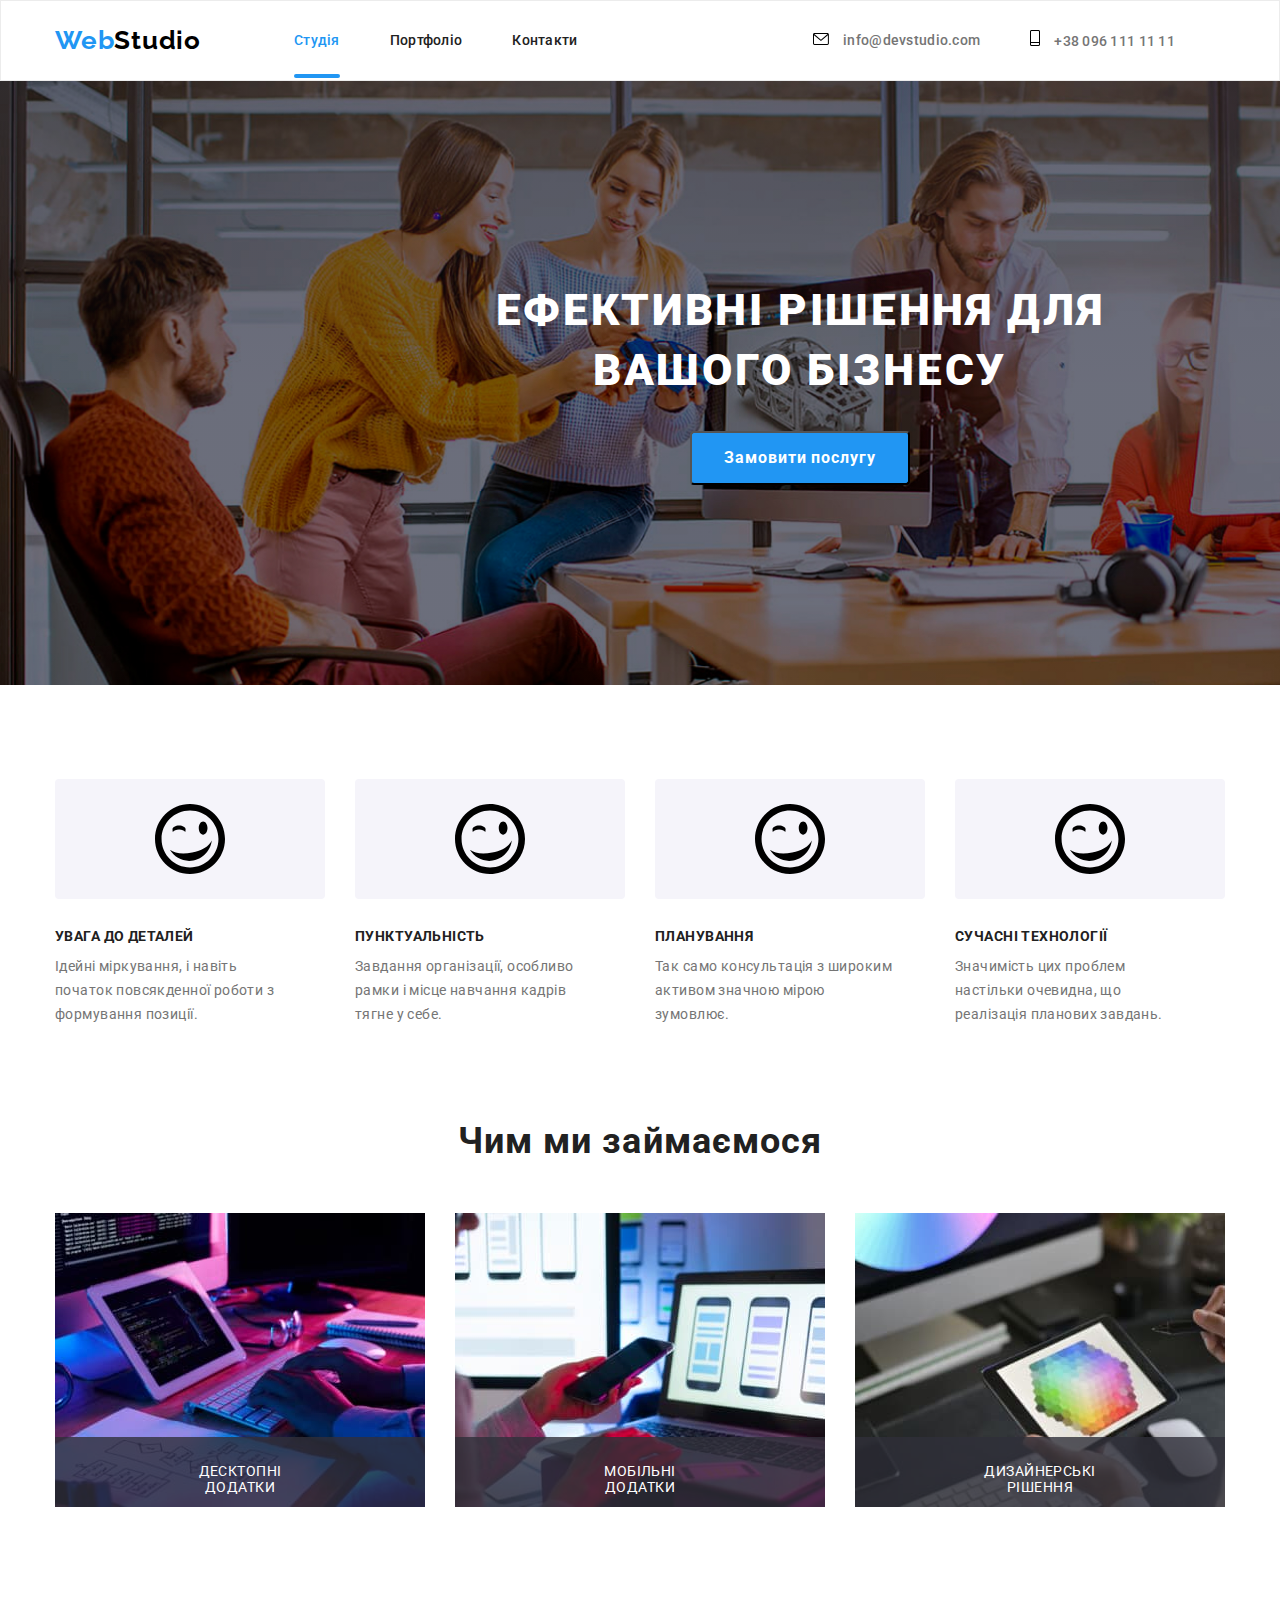
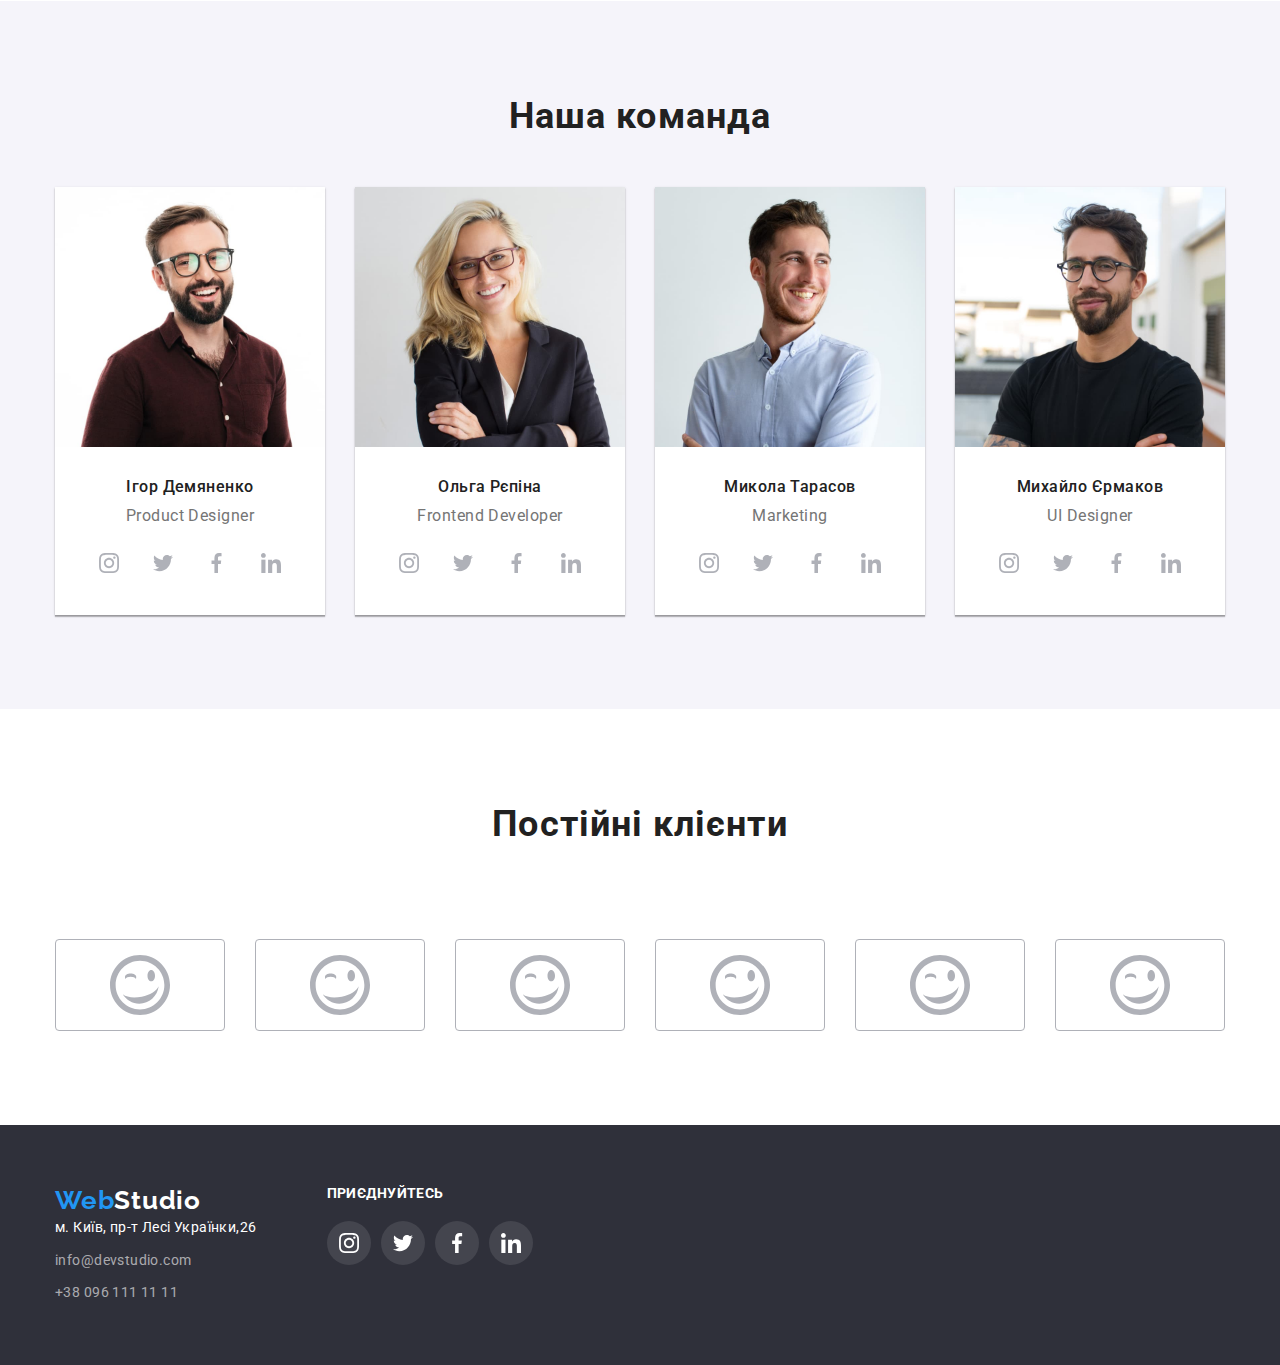
<file: index.html>
<!DOCTYPE html>
<html lang="uk">
<head>
    <meta charset="UTF-8">
    <meta http-equiv="X-UA-Compatible" content="IE=edge">
    <meta name="viewport" content="width=device-width, initial-scale=1.0">
    <title>WebStudio</title>
    <link rel="preconnect" href="https://fonts.googleapis.com">
    <link rel="preconnect" href="https://fonts.gstatic.com" crossorigin>
    <link 
    href="https://fonts.googleapis.com/css2?family=Raleway:wght@700&family=Roboto:wght@400;500;700;900&display=swap"
    rel="stylesheet"/>
   
   <link rel="stylesheet" href="https://cdn.jsdelivr.net/npm/modern-normalize@1.1.0/modern-normalize.min.css"/>
    <link rel="stylesheet" href="./css/styles.css"/>
</head>
<body>
 
    <!-------- HEADER --------->
   <header class="header">
    <div class="container page-header-container">
        <nav class="navigation page-nav">
            <a class="logo link" href="">Web<span class="logo-studio">Studio</span></a>
            <ul class="menu list">
                <li class="menu-item">
                    <a class="menu-link link current" href="./index.html">Студія</a>
                </li>
                <li class="menu-item">
                    <a class="menu-link link" href="./portfolio.html">Портфоліо</a>
                </li>
                <li class="menu-item">
                    <a class="menu-link link" href="">Контакти</a>
                </li>
            </ul>
        </nav>
        <ul class="list contact-page">
            <li class="menu-item">
                <svg class="contact-mail-icon" width="16" height="12">
                    <use href="./images/sprite.svg.svg#icon-mailsvg"></use>
                </svg>
                <a class="contact-mail link" href="mailto:info@devstudio.com">info@devstudio.com</a>
            </li>
            <li class="menu-item">
                <svg class="contact-phone-number-icon" width="10" height="16">
                    <use href="./images/sprite.svg.svg#icon-telsvg"></use>
                </svg>
                <a class="contact-phone-number link" href="tel:+380961111111">+38 096 111 11 11</a>
            </li>
        </ul>
    </div>
   </header> 
   <!------------ /HEADER-------->
   
   <!-------------HERO---------->
   <main>
    <section class="hero">
        <div class="container hero-section">
            <h1 class="effective-solutions">Ефективні рішення для вашого бізнесу</h1>
            <button class="modal-button" type="button" data-modal-open>Замовити послугу</button>
        </div>
    </section>
<!-------------/HERO-------------->

<!----------OUR ADVANTAGES--------->
        
    <section class="about-us-title">
        <div class="container">
            <h2 hidden>Наші переваги</h2>
            <ul class="our-advantages-block list">
                <li class="servises-title">
                    <div class="advantages-card">
                        <svg class="advantages-icon" width="70" height="70">
                            <use href="./images/sprite.svg.svg#icon-wink"></use>
                       </svg>    
                    </div>
                    <h3 class="our-advantages">УВАГА ДО ДЕТАЛЕЙ</h3>
                    <p class="advantages-text">Ідейні міркування, і навіть початок повсякденної роботи з формування позиції.
                    </p>
                </li>
                <li class="servises-title">
                    <div class="advantages-card">
                        <svg class="advantages-icon" width="70" height="70">
                            <use href="./images/sprite.svg.svg#icon-wink"></use>
                        </svg>
                    </div>       
                    <h3 class="our-advantages">ПУНКТУАЛЬНІСТЬ</h3>
                    <p class="advantages-text">Завдання організації, особливо рамки і місце навчання кадрів тягне у себе.</p>
                </li>
                <li class="servises-title">
                    <div class="advantages-card">
                        <svg class="advantages-icon" width="70" height="70">
                            <use href="./images/sprite.svg.svg#icon-wink"></use>
                        </svg>
                    </div>         
                    <h3 class="our-advantages">ПЛАНУВАННЯ</h3>
                    <p class="advantages-text">Так само консультація з широким активом значною мірою зумовлює.</p>
                </li>
                <li class="servises-title">
                    <div class="advantages-card">
                        <svg class="advantages-icon" width="70" height="70">
                            <use href="./images/sprite.svg.svg#icon-wink"></use>
                        </svg>
                    </div>               
                    <h3 class="our-advantages">СУЧАСНІ ТЕХНОЛОГІЇ</h3>
                    <p class="advantages-text">Значимість цих проблем настільки очевидна, що реалізація планових завдань.</p>
                </li>
            </ul>
        </div>
        </section>

<!--------/OUR ADVANTAGES--------->  
    


     <!---ЧЕМ МЫ ЗАНИМАЕМСЯ-------->

    <section class="section-card">
        <div class="container">
        <h2 class="about-us">Чим ми займаємося</h2>
        <ul class="we-doing list">
            <li class="overlay-doing">
                <img src="./images/img.jpg" alt="работа за компьютером" width="370">
                <p class="we-doing-overlay">Десктопні додатки</p>
            </li>
            <li class="overlay-doing">
                <img src="./images/img-2.jpg" alt="работа за компьютером" width="370">
                <p class="we-doing-overlay-mob">Мобільні додатки</p>
            </li>
            <li class="overlay-doing">
                <img src="./images/img-3.jpg" alt="работа за компьютером" width="370">
                <p class="we-doing-overlay-diz">Дизайнерські рішення</p>
            </li>
        </ul>
        </div>
    </section>
    
    
    <!---/ЧЕМ МЫ ЗАНИМАЕМСЯ-->

    <!-----OUR TEAM------>
    <section class="our-team">
        <div class="container">
          <h2 class="about-us">Наша команда</h2>
          <ul class="our-team-card list">
            <li class="our-team-titles">
                <img src="./images/img-4.jpg" alt="Игорь Демьяненко" width="270" height="260">
                <div>
                <h3 class="name-our-team">Ігор Демяненко</h3>
                <p class="jobtitle-our-team" lang="en">Product Designer</p>
                <ul class="social-list">
                    <li class="social-list-item list">
                        <a href="" class="social-list-link">
                            <svg class="social-list-icon" width="20" height="20">
                                <use href="./images/sprite.svg.svg#icon-instagramsvg"></use>
                            </svg>
                        </a>
                    </li>
                    <li class="social-list-item list">
                        <a href="" class="social-list-link">
                            <svg class="social-list-icon" width="20" height="20">
                                <use href="./images/sprite.svg.svg#icon-twittersvg"></use>
                            </svg>
                        </a>
                    </li>
                    <li class="social-list-item list">
                        <a href="" class="social-list-link">
                            <svg class="social-list-icon" width="20" height="20">
                                <use href="./images/sprite.svg.svg#icon-facebooksvg"></use>
                            </svg>
                        </a>
                    </li>
                    <li class="social-list-item list">
                        <a href="" class="social-list-link">
                            <svg class="social-list-icon" width="20" height="20">
                                <use href="./images/sprite.svg.svg#icon-linkedinsvg"></use>
                            </svg>
                        </a>
                    </li>
                </ul>
                </div>
        
            </li>
            <li class="our-team-titles">
                <img src="./images/img-5.jpg" alt="Ольга Репина" width="270" height="260">
                <div>
                    <h3 class="name-our-team">Ольга Рєпіна</h3>
                    <p class="jobtitle-our-team" lang="en">Frontend Developer</p>
                    <ul class="social-list">
                        <li class="social-list-item list">
                            <a href="" class="social-list-link">
                                <svg class="social-list-icon" width="20" height="20">
                                    <use href="./images/sprite.svg.svg#icon-instagramsvg"></use>
                                </svg>
                            </a>
                        </li>
                        <li class="social-list-item list">
                            <a href="" class="social-list-link">
                                <svg class="social-list-icon" width="20" height="20">
                                    <use href="./images/sprite.svg.svg#icon-twittersvg"></use>
                                </svg>
                            </a>
                        </li>
                        <li class="social-list-item list">
                            <a href="" class="social-list-link">
                                <svg class="social-list-icon" width="20" height="20">
                                    <use href="./images/sprite.svg.svg#icon-facebooksvg"></use>
                                </svg>
                            </a>
                        </li>
                        <li class="social-list-item list">
                            <a href="" class="social-list-link">
                                <svg class="social-list-icon" width="20" height="20">
                                    <use href="./images/sprite.svg.svg#icon-linkedinsvg"></use>
                                </svg>
                            </a>
                        </li>
                    </ul>
                </div>
            </li>
            <li class="our-team-titles">
                <img src="./images/img-6.jpg" alt="Николай Тарасов" width="270" height="260">
                <div>
                <h3 class="name-our-team">Микола Тарасов</h3>
                <p class="jobtitle-our-team" lang="en">Marketing</p>
                <ul class="social-list">
                    <li class="social-list-item list">
                        <a href="" class="social-list-link">
                            <svg class="social-list-icon" width="20" height="20">
                                <use href="./images/sprite.svg.svg#icon-instagramsvg"></use>
                            </svg>
                        </a>
                    </li>
                    <li class="social-list-item list">
                        <a href="" class="social-list-link">
                            <svg class="social-list-icon" width="20" height="20">
                                <use href="./images/sprite.svg.svg#icon-twittersvg"></use>
                            </svg>
                        </a>
                    </li>
                    <li class="social-list-item list">
                        <a href="" class="social-list-link">
                            <svg class="social-list-icon" width="20" height="20">
                                <use href="./images/sprite.svg.svg#icon-facebooksvg"></use>
                            </svg>
                        </a>
                    </li>
                    <li class="social-list-item list">
                        <a href="" class="social-list-link">
                            <svg class="social-list-icon" width="20" height="20">
                                <use href="./images/sprite.svg.svg#icon-linkedinsvg"></use>
                            </svg>
                        </a>
                    </li>
                </ul>
                </div>
            </li>
            <li class="our-team-titles">
                <img src="./images/img-7.jpg" alt="Михаил Ермаков" width="270" height="260">
                <div>
                <h3 class="name-our-team">Михайло Єрмаков</h3>
                <p class="jobtitle-our-team" lang="en">UI Designer</p>
                <ul class="social-list">
                    <li class="social-list-item list">
                        <a href="" class="social-list-link">
                            <svg class="social-list-icon" width="20" height="20">
                                <use href="./images/sprite.svg.svg#icon-instagramsvg"></use>
                            </svg>
                        </a>
                    </li>
                    <li class="social-list-item list">
                        <a href="" class="social-list-link">
                            <svg class="social-list-icon" width="20" height="20">
                                <use href="./images/sprite.svg.svg#icon-twittersvg"></use>
                            </svg>
                        </a>
                    </li>
                    <li class="social-list-item list">
                        <a href="" class="social-list-link">
                            <svg class="social-list-icon" width="20" height="20">
                                <use href="./images/sprite.svg.svg#icon-facebooksvg"></use>
                            </svg>
                        </a>
                    </li>
                    <li class="social-list-item list">
                        <a href="" class="social-list-link">
                            <svg class="social-list-icon" width="20" height="20">
                                <use href="./images/sprite.svg.svg#icon-linkedinsvg"></use>
                            </svg>
                        </a>
                    </li>
                </ul>
                </div>
            </li>
          </ul>
        </div>
    </section>
   </main>
   <!-------/OUR TEAM--------->

   <section>
    <div class="container">
        <h3 class="our-clients">Постійні клієнти</h3>
        <ul class="clients-list">
                <li class="clients-list-item list">
                    <a href="" class="clients-link">
                        <svg class="clients-icon" width="106" height="60">
                            <use href="./images/sprite.svg.svg#icon-wink"></use>
                        </svg>
                    </a>
                </li>
                <li class="clients-list-item list">
                    <a href="" class="clients-link">
                        <svg class="clients-icon" width="106" height="60">
                            <use href="./images/sprite.svg.svg#icon-wink"></use>
                        </svg>
                    </a>
                </li>
                <li class="clients-list-item list">
                    <a href="" class="clients-link">
                        <svg class="clients-icon" width="106" height="60">
                            <use href="./images/sprite.svg.svg#icon-wink"></use>
                        </svg>
                    </a>
                </li>
                <li class="clients-list-item list">
                    <a href="" class="clients-link">
                        <svg class="clients-icon" width="106" height="60">
                            <use href="./images/sprite.svg.svg#icon-wink"></use>
                        </svg>
                    </a>
                </li>
                <li class="clients-list-item list">
                    <a href="" class="clients-link">
                        <svg class="clients-icon" width="106" height="60">
                            <use href="./images/sprite.svg.svg#icon-wink"></use>
                        </svg>
                    </a>
                </li>
                <li class="clients-list-item list">
                    <a href="" class="clients-link">
                        <svg class="clients-icon" width="106" height="60">
                            <use href="./images/sprite.svg.svg#icon-wink"></use>
                        </svg>
                    </a>
                </li>
        </ul>
    </div>
   </section>

   <!--------FOOTER---------->
   <footer class="footer">
    <div class="container contact-footer">
        <div>
            <a class="logo-footer link" href="">Web<span class="logo-studio-footer">Studio</span></a>
            <address class="adress-footer">
                <ul class="adress-footer list">
                    <li>
                        <a class="link adress-footer" href="https://goo.gl/maps/oq8JEiKkKyCuz6h78" target="_blank"
                            rel="noopener noreferrer">м. Київ, пр-т Лесі Українки,26
                        </a>
                    </li>
                    <li>
                        <a class="link mail-footer" href="mailto:info@devstudio.com">info@devstudio.com</a>
                    </li>
                    <li>
                        <a class="contact-phone-number-footer link" href="tel:+380961111111">+38 096 111 11 11</a>
                    </li>
                </ul>
            </address>
        </div>
        <div>
            </ul>
            <h3 class="social-footer">приєднуйтесь</h3>
            <ul class="social-footer-list">
                <li class="social-footer-item list">
                    <a href="" class="social-footer-link">
                        <svg class="social-footer-icon" width="20" height="20">
                            <use href="./images/sprite.svg.svg#icon-instagram-footersvg"></use>
                        </svg>
                    </a>  
                </li>
                <li class="social-footer-item list">
                    <a href="" class="social-footer-link">
                        <svg class="social-footer-icon" width="20" height="20">
                            <use href="./images/sprite.svg.svg#icon-twitter-footersvg"></use>
                        </svg>
                    </a>
                </li>
                <li class="social-footer-item list">
                    <a href="" class="social-footer-link">
                        <svg class="social-footer-icon" width="20" height="20">
                            <use href="./images/sprite.svg.svg#icon-facebook-footersvg"></use>
                        </svg>
                    </a>
                    
                </li>
                <li class="social-footer-item list">
                    <a href="" class="social-footer-link">
                        <svg class="social-footer-icon" width="20" height="20">
                            <use href="./images/sprite.svg.svg#icon-linkedin-footersvg"></use>
                        </svg>
                    </a>
                    
                </li>
            </ul>
        </div>
    </div>
   </footer>

   <div class="backdrop is-hidden" data-modal>
    <div class="modal">
        <button type="button" class="modal-close-btn" data-modal-close>
            <svg class="close-modal-button-icon" width="18" height="18">
                <use href="./images/sprite.svg.svg#icon-wink"></use>
            </svg>
        </button>
    </div>
   </div>
<script src="./js/modal.js"></script>
</body>
</html>
</file>
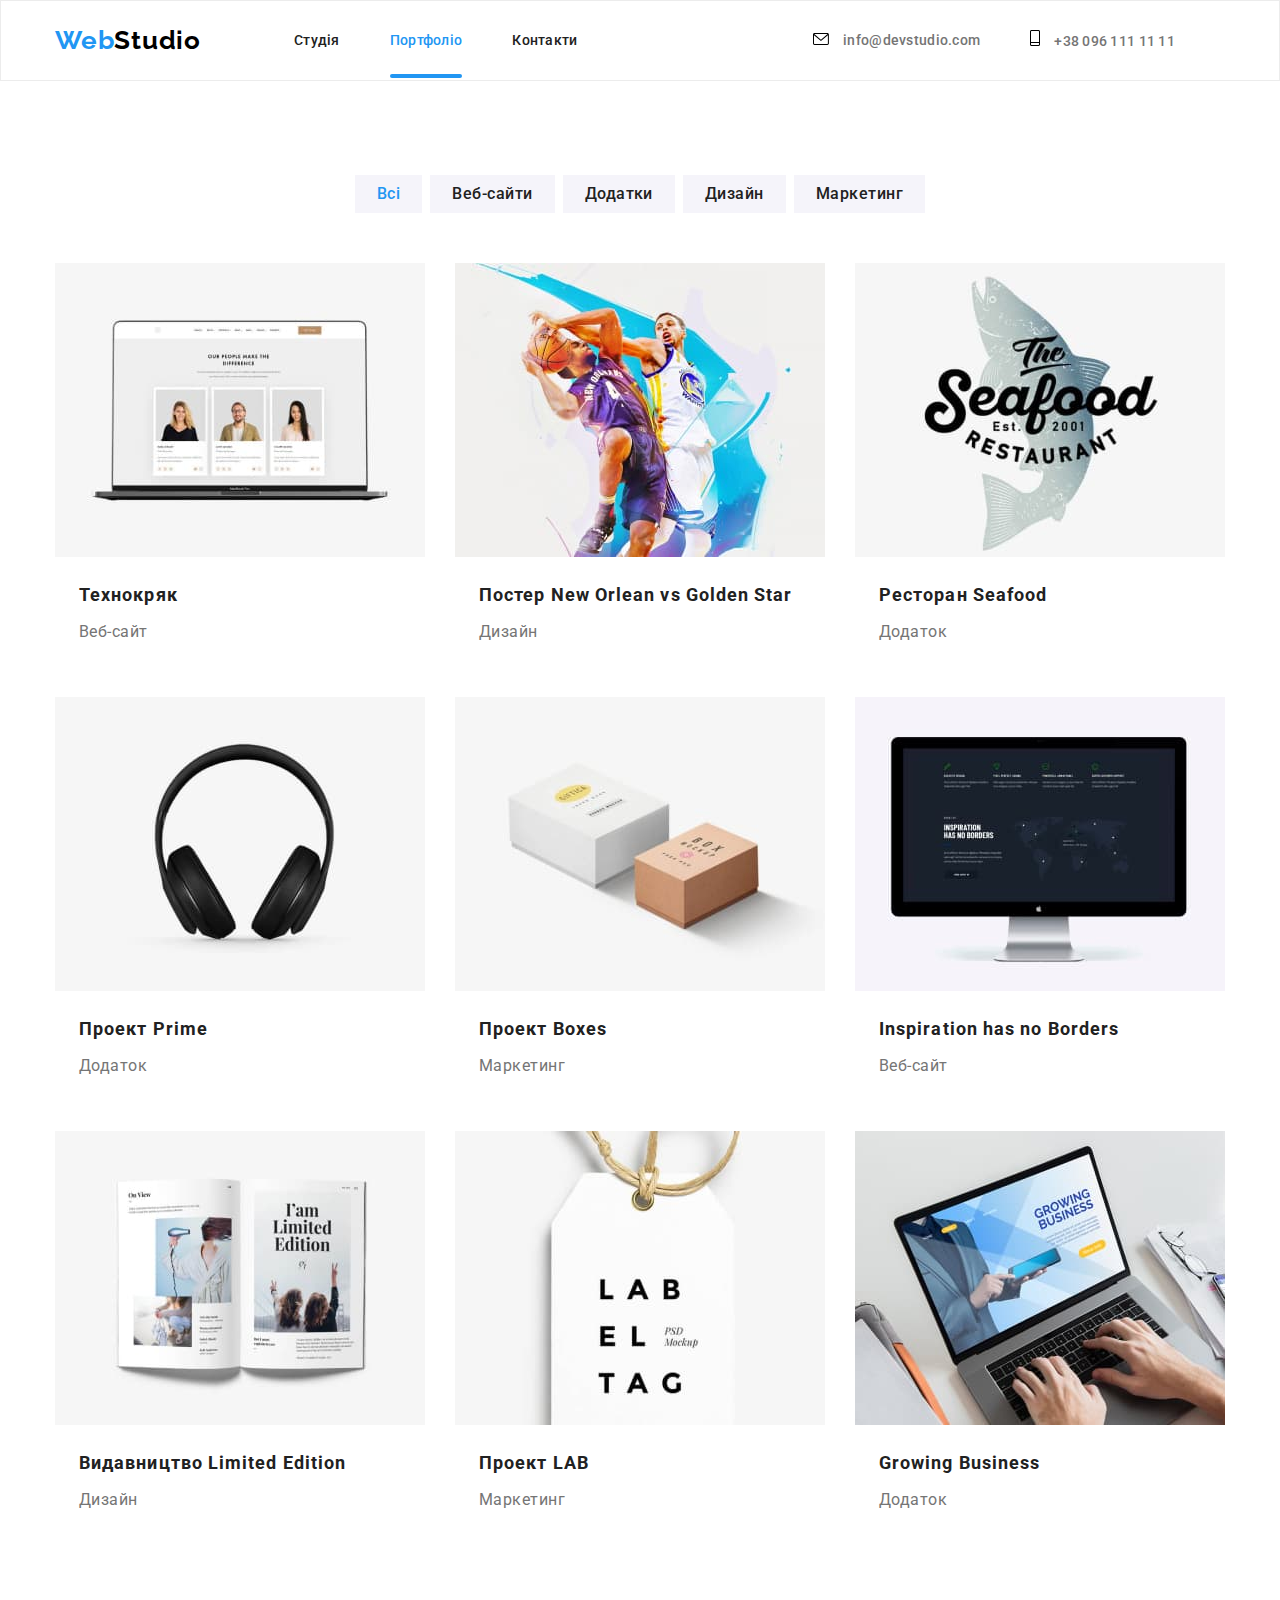
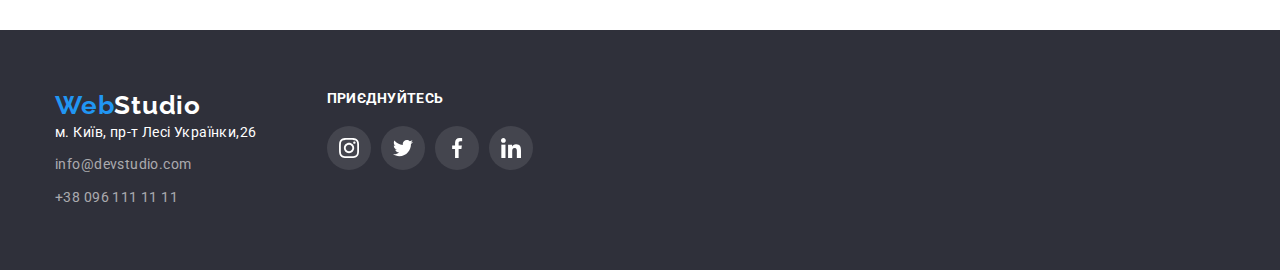
<file: portfolio.html>
<!DOCTYPE html>
<html lang="ru">

<head>
    <meta charset="UTF-8">
    <meta http-equiv="X-UA-Compatible" content="IE=edge">
    <meta name="viewport" content="width=device-width, initial-scale=1.0">
    <title>WebStudio</title>
    <link rel="preconnect" href="https://fonts.googleapis.com">
    <link rel="preconnect" href="https://fonts.gstatic.com" crossorigin>
    <link href="https://fonts.googleapis.com/css2?family=Raleway:wght@700&family=Roboto:wght@400;500;700;900&display=swap"
        rel="stylesheet">
    
 <link rel="stylesheet" href="https://cdn.jsdelivr.net/npm/modern-normalize@1.1.0/modern-normalize.min.css">   
        <link rel="stylesheet" href="./css/styles.css" />
</head>
<body>

    <!-------HEADER------->

    <header class="header">
        <div class="container page-header-container">
            <nav class="navigation page-nav">
                <a class="logo link" href="">Web<span class="logo-studio">Studio</span></a>
                <ul class="menu list">
                    <li class="menu-item">
                        <a class="menu-link link" href="./index.html">Студія</a>
                    </li>
                    <li class="menu-item">
                        <a class="menu-link link current" href="./portfolio.html">Портфоліо</a>
                    </li>
                    <li class="menu-item">
                        <a class="menu-link link" href="">Контакти</a>
                    </li>
                </ul>
            </nav>
            <ul class="list contact-page">
                <li class="menu-item">
                    <svg class="contact-mail-icon" width="16" height="12">
                        <use href="./images/sprite.svg.svg#icon-mailsvg"></use>
                    </svg>
                    <a class="contact-mail link" href="mailto:info@devstudio.com">info@devstudio.com</a>
                </li>
                <li class="menu-item">
                    <svg class="contact-phone-number-icon" width="10" height="16">
                        <use href="./images/sprite.svg.svg#icon-telsvg"></use>
                    </svg>
                    <a class="contact-phone-number link" href="tel:+380961111111">+38 096 111 11 11</a>
                </li>
            </ul>
        </div>
    </header>
    <!----------/HEADER ---------->

    <!----------MAIN---------->

    <main>
        <section class="main-section">
            <div class="container">
                <h1 hidden>Список рабіт</h1>
                <ul class="our-work-button list">
                    <li class="btn-portfolio">
                        <button class="button-portfolio current" type="button">Всі</button>
                    </li>
                    <li class="btn-portfolio">
                        <button class="button-portfolio" type="button">Веб-сайти</button>
                    </li>
                    <li class="btn-portfolio">
                        <button class="button-portfolio" type="button">Додатки</button>
                    </li>
                    <li class="btn-portfolio">
                        <button class="button-portfolio" type="button">Дизайн</button>
                    </li>
                    <li class="btn-portfolio">
                        <button class="button-portfolio" type="button">Маркетинг</button>
                    </li>
                </ul>
                <ul class="portfolio-card list">
                    <li class="portfolio-card-line">
                        <a class="portfolio-card-all link" href="">
                            <div class="overlay-img">
                                <img src="./images/portfolio-8-img.jpg" alt="веб сайт технокряк" width="370" height="294">
                                <p class="overlay">Ресурс пропонує комплексні пропозиції з різним рівнем функціоналу та сервісів. Все це дозволить
                                    відвідувачу отримати
                                    вичерпні відомості про компанію чи приватну особу.</p>
                            </div>   
                            <div class="portfolio-card-title">
                             <h2 class="project-name">Технокряк</h2>
                              <p class="product-name">Веб-сайт</p>
                            </div>
                        </a>
                    </li>
                    <li class="portfolio-card-line">
                        <a class="portfolio-card-all link" href="">
                            <div class="overlay-img">
                                <img src="./images/portfolio-9-img.jpg" alt="постер баскетбольных команд" width="370" height="294">
                                <p class="overlay">Ресурс пропонує комплексні пропозиції з різним рівнем функціоналу та сервісів. Все це дозволить
                                    відвідувачу отримати
                                    вичерпні відомості про компанію чи приватну особу.</p>
                            </div>  
                            <div class="portfolio-card-title">
                              <h2 class="project-name">Постер New Orlean vs Golden Star</h2>
                               <p class="product-name">Дизайн</p>
                            </div>
                            </a>
                    </li>
                    <li class="portfolio-card-line">
                        <a class="portfolio-card-all link" href="">
                            <div class="overlay-img">
                                <img src="./images/portfolio-10-img.jpg" alt="логотип с акулой" width="370" height="294">
                                <p class="overlay">Ресурс пропонує комплексні пропозиції з різним рівнем функціоналу та сервісів. Все це дозволить
                                    відвідувачу отримати
                                    вичерпні відомості про компанію чи приватну особу.</p>
                            </div>
                            <div class="portfolio-card-title">
                             <h2 class="project-name">Ресторан Seafood</h2>
                              <p class="product-name">Додаток</p>
                            </div>
                        </a>
                    </li>
                    <li class="portfolio-card-line">
                        <a class="portfolio-card-all link" href="">
                            <div class="overlay-img">
                                <img src="./images/portfolio-11-img.jpg" alt="наушники" width="370" height="294">
                                <p class="overlay">Ресурс пропонує комплексні пропозиції з різним рівнем функціоналу та сервісів. Все це дозволить
                                    відвідувачу отримати
                                    вичерпні відомості про компанію чи приватну особу.</p>
                            </div>     
                            <div class="portfolio-card-title">
                             <h2 class="project-name">Проект Prime</h2>
                              <p class="product-name">Додаток</p>
                            </div>
                        </a>
                    </li>
                    <li class="portfolio-card-line">
                        <a class="portfolio-card-all link" href="">
                            <div class="overlay-img">
                                <img src="./images/portfolio-12-img.jpg" alt="наушники" width="370" height="294">
                                <p class="overlay">Ресурс пропонує комплексні пропозиції з різним рівнем функціоналу та сервісів. Все це дозволить
                                    відвідувачу отримати
                                    вичерпні відомості про компанію чи приватну особу.</p>
                            </div>              
                            <div class="portfolio-card-title">
                             <h2 class="project-name">Проект Boxes</h2>
                              <p class="product-name">Маркетинг</p>
                            </div>
                        </a>
                    </li>
                    <li class="portfolio-card-line">
                        <a class="portfolio-card-all link" href="">
                            <div class="overlay-img">
                                <img src="./images/portfolio-13-img.jpg" alt="упаковочная коробка" width="370" height="294">
                                <p class="overlay">Ресурс пропонує комплексні пропозиції з різним рівнем функціоналу та сервісів. Все це дозволить
                                    відвідувачу отримати
                                    вичерпні відомості про компанію чи приватну особу.</p>
                            </div>
                            <div class="portfolio-card-title">
                             <h2 class="project-name">Inspiration has no Borders</h2>
                              <p class="product-name">Веб-сайт</p>
                            </div>
                        </a>
                    </li>
                    <li class="portfolio-card-line">
                        <a class="portfolio-card-all link" href="">
                            <div class="overlay-img">
                                <img src="./images/portfolio-14-img.jpg" alt="журнал" width="370" height="294">
                                <p class="overlay">Ресурс пропонує комплексні пропозиції з різним рівнем функціоналу та сервісів. Все це дозволить
                                    відвідувачу отримати
                                    вичерпні відомості про компанію чи приватну особу.</p>
                            </div>          
                            <div class="portfolio-card-title">
                             <h2 class="project-name">Видавництво Limited Edition</h2>
                              <p class="product-name">Дизайн</p>
                            </div>
                        </a>
                    </li>
                    <li class="portfolio-card-line">
                        <a class="portfolio-card-all link" href="">
                            <div class="overlay-img">
                                <img src="./images/portfolio-15-img.jpg" alt="бирка с буквами" width="370" height="294">
                                <p class="overlay">Ресурс пропонує комплексні пропозиції з різним рівнем функціоналу та сервісів. Все це дозволить
                                    відвідувачу отримати
                                    вичерпні відомості про компанію чи приватну особу.</p>
                            </div>       
                            <div class="portfolio-card-title">
                             <h2 class="project-name">Проект LAB</h2>
                              <p class="product-name">Маркетинг</p>
                            </div>
                        </a>
                    </li>
                    <li class="portfolio-card-line">
                        <a class="portfolio-card-all link" href="">
                            <div class="overlay-img">
                                <img src="./images/portfolio-16-img.jpg" alt="ноутбук" width="370" height="294">
                                <p class="overlay">Ресурс пропонує комплексні пропозиції з різним рівнем функціоналу та сервісів. Все це дозволить
                                    відвідувачу отримати
                                    вичерпні відомості про компанію чи приватну особу.</p>
                            </div>
                            <div class="portfolio-card-title">
                             <h2 class="project-name">Growing Business</h2>
                              <p class="product-name">Додаток</p>
                            </div>
                        </a>
                    </li>
                </ul>
            </div>
        </section>
        
        
        


 </main>
    <!------------/MAIN--------->



<footer class="footer">
    <div class="container contact-footer">
        <div>
            <a class="logo-footer link" href="">Web<span class="logo-studio-footer">Studio</span></a>
            <address class="adress-footer">
                <ul class="adress-footer list">
                    <li>
                        <a class="link adress-footer" href="https://goo.gl/maps/oq8JEiKkKyCuz6h78" target="_blank"
                            rel="noopener noreferrer">м. Київ, пр-т Лесі Українки,26
                        </a>
                    </li>
                    <li>
                        <a class="link mail-footer" href="mailto:info@devstudio.com">info@devstudio.com</a>
                    </li>
                    <li>
                        <a class="contact-phone-number-footer link" href="tel:+380961111111">+38 096 111 11 11</a>
                    </li>
                </ul>
            </address>
        </div>
        <div>
            </ul>
            <h3 class="social-footer">приєднуйтесь</h3>
            <ul class="social-footer-list">
                <li class="social-footer-item list">
                    <a href="" class="social-footer-link">
                        <svg class="social-footer-icon" width="20" height="20">
                            <use href="./images/sprite.svg.svg#icon-instagram-footersvg"></use>
                        </svg>
                    </a>
                </li>
                <li class="social-footer-item list">
                    <a href="" class="social-footer-link">
                        <svg class="social-footer-icon" width="20" height="20">
                            <use href="./images/sprite.svg.svg#icon-twitter-footersvg"></use>
                        </svg>
                    </a>
                </li>
                <li class="social-footer-item list">
                    <a href="" class="social-footer-link">
                        <svg class="social-footer-icon" width="20" height="20">
                            <use href="./images/sprite.svg.svg#icon-facebook-footersvg"></use>
                        </svg>
                    </a>

                </li>
                <li class="social-footer-item list">
                    <a href="" class="social-footer-link">
                        <svg class="social-footer-icon" width="20" height="20">
                            <use href="./images/sprite.svg.svg#icon-linkedin-footersvg"></use>
                        </svg>
                    </a>

                </li>
            </ul>
        </div>
    </div>
</footer>
</body>

</html>
</file>
<file: css/styles.css>
h1,
h2,
h3,
h4,
p{
    margin-top: 0; 
    margin-bottom: 0;
      
}
ul,ol{
    margin-top: 0;
    margin-bottom: 0;
    padding-left: 0;
}

img{
    display: block;
}
button{
    cursor: pointer;
}

.list {
    list-style: none;
}
.link {
    text-decoration: none;
}

body{
font-family: 'Roboto', sans-serif;
}

.container{
    width: 1200px;
    margin-left: auto;
    margin-right: auto;
    padding-left: 15px;
    padding-right: 15px;

}



/* ======HEADER====== */

.header{
    padding-top: 24px;
    padding-bottom: 24px;
    border: 1px solid #ECECEC;
}
.page-header-container {
    display: flex;
    align-items: center;
}

.page-nav {
    display: flex;
    align-items: center;
}

.menu {
    display: flex;
    align-items: center;
}


.logo{
    font-family: 'Raleway', sans-serif;
        font-weight: 700;
        font-size: 26px;
        line-height: 1.19;
        letter-spacing: 0.03em;
        margin-right: 93px;
    
        color: #2196F3;
}



.contact-page{
display: flex;
align-items: center;
margin-left: auto;
margin-right: 50px;
}

.menu-item:not(:last-child) {
    margin-right: 50px;
}

.logo-studio{
 color:#000000;
}

.menu-link{
    position: relative;
    font-weight: 500;
    font-size: 14px;
    line-height: 1.14;
    letter-spacing: 0.02em;
    padding-bottom: 30px;

    color: #212121;
}
.current::after{
    position: absolute;
    content: "";
    display: block;
    left: 0;
    bottom: 0;
    
        width: 100%;
        height: 4px;
        background: #2196F3;
        border-radius: 2px;
        opacity: 0;
        transition: opacity 250ms cubic-bezier(0.4, 0, 0.2, 1);     

}


.menu-link.current::after,
.menu-link.current::after{
    opacity: 1;
    color: #2196F3;
    
} 
    .menu-link:hover,
    .menu-link:focus{
color: #2196F3;
transition: color 250ms cubic-bezier(0.4, 0, 0.2, 1);
    }
    .contact-mail,
    .contact-phone-number{
            font-weight: 500;
            font-size: 14px;
            line-height: 1.14;
            letter-spacing: 0.02em;
        
            color: #757575;
    }
        .contact-mail:hover,
        .contact-phone-number:hover,
                .contact-mail:focus,
                .contact-phone-number:focus{   
                    font-weight: 500;
                    font-size: 14px;
                    line-height: 1.14;
                    letter-spacing: 0.02em;
                
                    color: #2196F3;
                    transition: color 250ms cubic-bezier(0.4, 0, 0.2, 1);
                }
.contact-mail-icon{
    margin-right: 10px;
    cursor: pointer;
    fill: currentColor;
}
.contact-phone-number-icon{
    margin-right: 10px;
    cursor: pointer;
    fill: currentColor;
    
}
.menu-item:hover,
.menu-item:focus{
color: #2196F3;
}


 


                /* =====/HEADER===== */

                /* =====HERO===== */
.hero{
        max-width: 1600px;
        margin: 0 auto;
        
        
        background: #2F303A;
}                

.hero-section{
        width: 1600px;
    padding-top: 200px;
    padding-bottom: 200px;
    justify-content: center;
    background-image: linear-gradient(0deg, rgba(0, 0, 0, 0.2), rgba(0, 0, 0, 0.2),
        rgba(47, 48, 58, 0.4)),
    url("../images/hero.img.jpg");
    background-size: cover;
    background-color: #C4C4C4; 
}

.effective-solutions{
            width: 696px;
            font-weight: 900;
            font-size: 44px;
            line-height: 1.36;
            
            
            
            text-align: center;
            letter-spacing: 0.06em;
            text-transform: uppercase;
            
            margin: 0 auto;
            
            color: #FFFFFF;
            /* background: #2F303A; */
    }
 .modal-button{
    padding-left: 32px;
    padding-right: 32px;
    padding-top: 10px;
    padding-bottom: 10px;
    
    margin: 0 auto;
    margin-top: 30px;
    

            font-weight: 700;
            font-size: 16px;
            line-height: 1.88;
        
             display: flex;
            align-items: center;
            text-align: center;
            letter-spacing: 0.06em;
        
            color: #FFFFFF;
        
            border-radius: 4px;
            background: #2196F3;

        
 } 
 
 .modal-button:hover,
 .modal-button:focus{
    background-color: #188ce8;
    transition: color 250ms cubic-bezier(0.4, 0, 0.2, 1);
 }

 .hero{
    background: #2F303A;
 }

 




 /* =====/HERO===== */

 /* ====== ЧЕМ МЫ ЗАНИМАЕМСЯ=====*/

 .section-card{
    padding-bottom: 94px;
 }
 .we-doing{
    display: flex;
    justify-content: space-between;
    flex-wrap: wrap;
 }
 .overlay-doing{
    position: relative;
    display: block;
 }
 .we-doing-overlay{
    position: absolute;
    right: 0;
    bottom: 0;
    width: 370px;
    height: 70px;
        
    font-size: 14px;
        line-height: 1.14;
        text-align: center;
        letter-spacing: 0.03em;
        text-transform: uppercase;
        padding-top: 27px;
        padding-bottom: 27px;
        padding-left: 107px;
        padding-right: 107px;
    
        color: #FFFFFF;
        background: rgba(47, 48, 58, 0.8);
    
 }
 .we-doing-overlay-mob{
    position: absolute;
        right: 0;
        bottom: 0;
        width: 370px;
        height: 70px;
    
        font-size: 14px;
        line-height: 1.14;
        text-align: center;
        letter-spacing: 0.03em;
        text-transform: uppercase;
        padding-top: 27px;
        padding-bottom: 27px;
        padding-left: 113px;
        padding-right: 113px;
    
        color: #FFFFFF;
        background: rgba(47, 48, 58, 0.8);
 }
 .we-doing-overlay-diz{
    position: absolute;
        right: 0;
        bottom: 0;
        width: 370px;
        height: 70px;
    
        font-size: 14px;
        line-height: 1.14;
        text-align: center;
        letter-spacing: 0.03em;
        text-transform: uppercase;
        padding-top: 27px;
        padding-bottom: 27px;
        padding-left: 95px;
        padding-right: 95px;
    
        color: #FFFFFF;
        background: rgba(47, 48, 58, 0.8);
 }


 /* ======BUTTON PORTFOLIO===== */

 .button-portfolio{
    font-family: inherit;
    font-weight: 500;
        font-size: 16px;
        line-height: 1.6;
        letter-spacing: 0.03em;
        border: none;
        padding-top: 6px;
        padding-bottom: 6px;
        padding-left: 22px;
        padding-right: 22px;
        
        background: #F5F4FA;
        color: #212121;
    
 }

 .button-portfolio:hover,
 .button-portfolio:focus{
   color: #FFFFFF;
   background: #2196F3;
   transition: color 250ms cubic-bezier(0.4, 0, 0.2, 1), background-color 250ms cubic-bezier(0.4, 0, 0.2, 1);


 }
 /* ======Наши работы Портфолио===== */
 .project-name{
    font-weight: 700;
        font-size: 18px;
        line-height: 2.0;
        letter-spacing: 0.06em;
        margin-top: 20px;
        margin-bottom: 4px;
    
        color: #212121;
 }

 .product-name{
        font-size: 16px;
        line-height: 1.9;
        letter-spacing: 0.03em;
    
        color: #757575;
 }

 .overlay{
    position: absolute;
    top: 0;
    left: 0;
    
    
    font-weight: 400;
        font-size: 18px;
        line-height: 1.56;
        letter-spacing: 0.03em;
        background: rgba(33, 150, 243, 0.9);
        color: #FFFFFF;
        padding-top: 63px;
        padding-bottom: 63px;
        padding-left: 24px;
        padding-right: 24px;
        width: 100%;
        height: 100%;
        overflow: auto;
        transform: translate(0,100%);
        transition: transform 250ms cubic-bezier(0.4, 0, 0.2, 1);
        
        text-shadow: 0px 4px 4px rgba(0, 0, 0, 0.25), 0px 4px 4px rgba(0, 0, 0, 0.25);
 }
 .portfolio-card-line{
    display: block;
    
 }
 .overlay-img{
    position: relative;
    overflow: hidden;
 }
 .portfolio-card-all :hover .overlay,
 .portfolio-card-all :focus .overlay{
    transform: translate(0,0);
 }
  

 /* =====OUR ADVANTAGES===== */

 .about-us-title {
     padding-top: 94px;
     padding-bottom: 94px;
 }
 
 .our-advantages{
        font-weight: 700;
        font-size: 14px;
        line-height: 1.14;
        letter-spacing: 0.03em;
        text-transform: uppercase;
        margin-right: 30px;
        margin-bottom: 10px;

    
        color: #212121;
 }
 
 .advantages-text{
        font-size: 14px;
        line-height: 1.71;
        letter-spacing: 0.03em;
        margin-right: 30px;
    
        color: #757575;
 }
 .servises-title{
    width: 270px;
 }

 .our-advantages-block{
    display: flex;
    justify-content: space-between;
    flex-wrap: wrap;
}

.advantages-card{
    display: flex;
    align-items: center;
    justify-content: center;
    
    background-color:#F5F4FA;
    width: 270px;
    height: 120px;
    border-radius: 4px;
    margin-bottom: 30px;
}
   /* =======OUR TEAM======= */
 
 .our-team{
    background: #F5F4FA;
    padding-top: 94px;
    padding-bottom: 94px;
 }
 .our-team-titles{
    background: #FFFFFF;
    box-shadow: 0px 1px 3px rgba(0, 0, 0, 0.12), 0px 1px 1px rgba(0, 0, 0, 0.14), 0px 2px 1px rgba(0, 0, 0, 0.2);
   
 }
 
 .about-us{

        font-weight: 700;
        font-size: 36px;
        line-height: 1.17;
        letter-spacing: 0.03em;
        margin-bottom: 50px;
        text-align: center;
    
        color: #212121;
 }

.our-team-card{
    display: flex;
    flex-wrap: wrap;
    gap: 30px;

    /* justify-content: space-between; */
    
}

/* =====спосіб №2====== */
/* .ourteam-card :not(:last-child){
    margin-right: 30px;
} */


 
 .name-our-team{
       margin-bottom: 10px;
       margin-top: 30px; 
       font-weight: 500;
        font-size: 16px;
        line-height: 1.19;
        text-align: center;
        letter-spacing: 0.03em;
    
        color: #212121;
 }
 .jobtitle-our-team{
        margin-bottom: 16px;
        font-size: 16px;
        line-height: 1.19;
        text-align: center;
        letter-spacing: 0.03em;
    
        color: #757575;
 }
 .social-list-link{
    display: flex;
    justify-content: center;
    align-items: center;
    width: 44px;
    height: 44px;
    border-radius: 50%;
    background-color: #FFFFFF;
 }
 .social-list-link:hover,
 .social-list-link:focus{
background-color: #2196F3;
 }
 .social-list-link:hover .social-list-icon,
 .social-list-link:focus .social-list-icon{
    fill: #FFFFFF;


 }
 
 .social-list{
    display: flex;
    justify-content: center;
    gap: 10px;
    margin-bottom: 30px;    
 }
 .social-list-icon{
    fill: #AFB1B8;
 }
 /* =======/OUR TEAM======= */

 /* =======CLIENTS======= */
 
 .our-clients{
        font-weight: 700;
        font-size: 36px;
        line-height: 1.17;
        text-align: center;
        letter-spacing: 0.03em;
        padding-top: 94px;
        margin-bottom: 94px;
    
        color: #212121;
 }
 .clients-link{
    display: flex;
    justify-content: center;
    align-items: center;         
    box-sizing: border-box;
    width: 170px;
    height: 92px;
    border: 1px solid #AFB1B8;
    border-radius: 4px;
    cursor: pointer;
    
 }
 .clients-link:hover,
 .clients-link:focus{
    border-color: #2196F3;
 } 
.clients-icon:hover,
.clients-icon:focus{
    fill: #2196F3;
}

.clients-list-item :hover .clients-icon,
.clients-list-item :focus .clients-icon{
    fill: #2196F3;
}

.clients-list{
    display: flex;
    justify-content: center;
    gap: 30px;
    margin-bottom: 94px;
 }
 .clients-icon{
    fill: #AFB1B8;
 }
 
 
 
 /* =====FOOTER===== */
 
 .logo-footer{
font-family: 'Raleway', sans-serif;
    font-style: normal;
    font-weight: 700;
    font-size: 26px;
    line-height: 1.19;
    letter-spacing: 0.03em;

    margin-bottom: 20px;
    color: #2196F3;
 }
 .logo-studio-footer{
color: #FFFFFF;
 }
 .footer{
    background: #2F303A;
}
.adress-footer{
    font-style: normal;
        font-size: 14px;
        line-height: 1.7;
        letter-spacing: 0.03em;
        color: #FFFFFF;
}
.mail-footer,
.contact-phone-number-footer{
    font-size: 14px;
        line-height: 1.7;
        letter-spacing: 0.03em;
    
        color: rgba(255, 255, 255, 0.6);
}
.contact-footer{
    padding-top: 60px;
    padding-bottom: 60px;
    
}
.adress-footer :not(:last-child){
    margin-bottom: 9px;
}
.current {
    color: #2196F3;
}

.social-footer{
    font-weight: 700;
        font-size: 14px;
        line-height: 16px;
        letter-spacing: 0.03em;
        text-transform: uppercase;
        margin-left: 70px;
        margin-bottom: 20px;
    
        color: #FFFFFF;
}
.contact-footer{
display: flex;
}
.social-footer-link{
    display: flex;
    justify-content: center;
    align-items: center;
    width: 44px;
    height: 44px;
    border-radius: 50%;
    background-color:rgba(255, 255, 255, 0.1);

}
.social-footer-list{
    display: flex;
    gap: 10px;
    margin-left: 70px;
}
.social-footer-icon{
    fill: #FFFFFF;
}
.social-footer-link:hover,
.social-footer-link:focus{
    background-color: #2196F3;
    transition: background-color 250ms cubic-bezier(0.4, 0, 0.2, 1);
}
/* ======/FOOTER====== */


/* =========MODAL WINDOW======= */

.backdrop{
    position: fixed;
    top: 0;
    left: 0;
    z-index: 100;
    width: 100%;
    height: 100%;
    background: rgba(0, 0, 0, 0.2);
    transition: opacity 250ms cubic-bezier(0.4, 0, 0.2, 1), visibility 250ms cubic-bezier(0.4, 0, 0.2, 1);
}
.backdrop.is-hidden{
    opacity: 0;
    visibility: hidden;
    pointer-events: none;

}
.modal{
    position: absolute;
    top: 50%;
    left: 50%;
    transform: translate(-50%, -50%);
    width: 528px;
    height: 581px;
    padding-top: 221px;
    padding-bottom: 222px;
    
    background-color: #FFFFFF;
}
.modal-close-btn{
    position: absolute;
    top: 10px;
    right: 10px;
    display: flex;
    justify-content: center;
    align-items: center;
    width: 30px;
    height: 30px;
    border-radius: 50%;
    background: #FFFFFF;
    border: 1px solid rgba(0, 0, 0, 0.1);
    padding: 0;
}

/* =========/MODAL WINDOW======= */


/* ======PORTFOLIO PAGE====== */
.main-section{
    padding-top: 94px;
    padding-bottom: 94px;
}
.our-work-button{
    display: flex;
    align-items: center;
    justify-content: center;
    margin-bottom: 50px;
}

.btn-portfolio:not(:last-child){
    margin-right: 8px;
}
.portfolio-card{
    display: flex;
    flex-wrap: wrap;
    gap: 30px;
}
.portfolio-card-line:hover,
.portfolio-card-line:focus{
        box-shadow: 0px 1px 1px rgba(0, 0, 0, 0.12), 0px 4px 4px rgba(0, 0, 0, 0.06), 1px 4px 6px rgba(0, 0, 0, 0.16);
}
.portfolio-card-title{
    padding-right: 24px;
    padding-left: 24px;
    padding-bottom: 20px;
}
</file>
